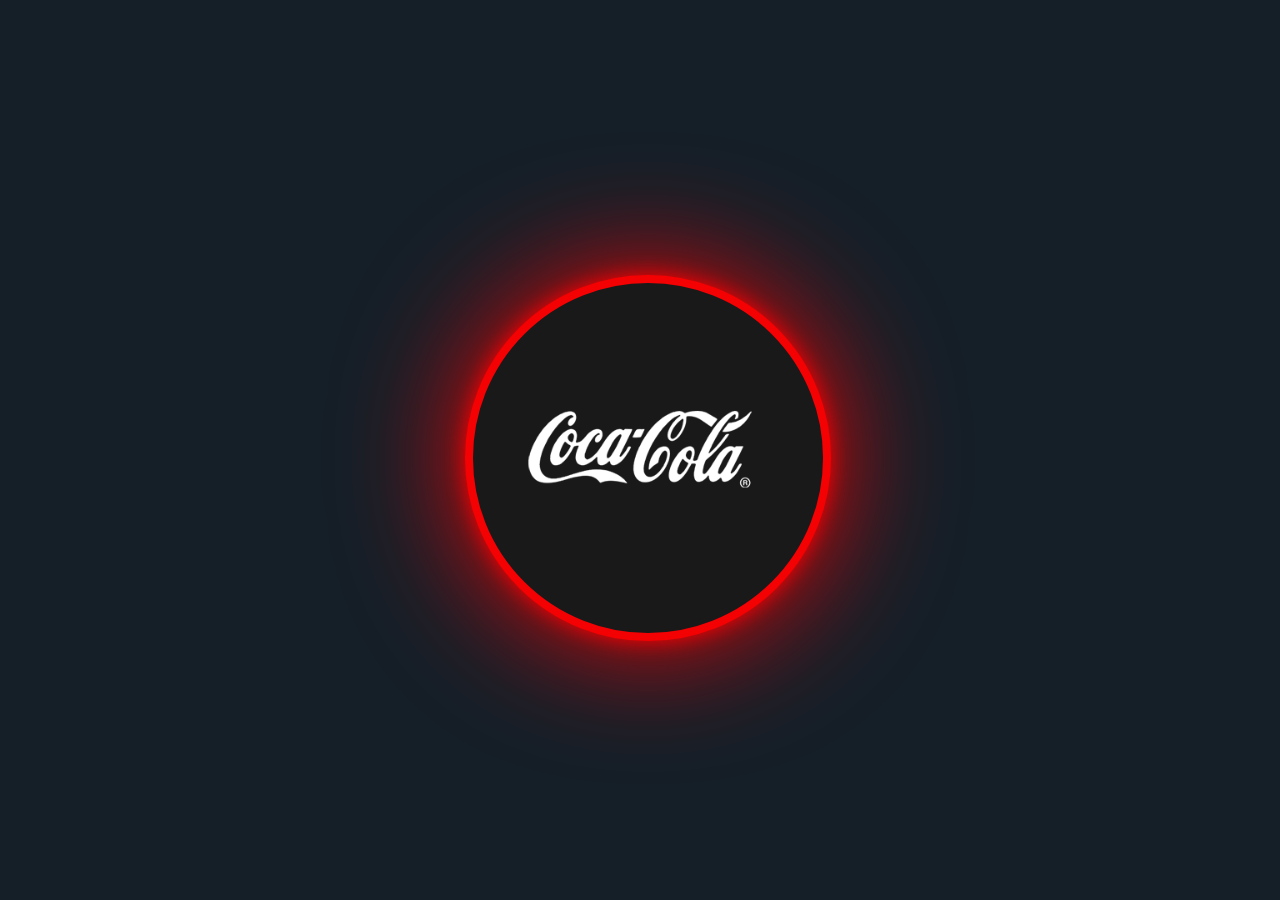
<file: Animated Product Card/index.html>
<html lang="en">
<head>
    <meta charset="UTF-8">
    <meta http-equiv="X-UA-Compatible" content="IE=edge">
    <meta name="viewport" content="width=device-width, initial-scale=1.0">
    <title>Animated Product Card | code_wars_official </title>
    <link rel="stylesheet" href="style.css">
</head>
<body>
    <div class="card">
        <div class="circle" style="--clr:#f40103;">
            <img src="cocacola_logo.png" alt="" class="logo">
        </div>
        <div class="content">
            <h2>cocacola</h2>
            <p>Sinta o sabor.</p>
            <a href="#">Export more</a>
        </div>
        <img src="cocacola.png" alt="" class="product_img">
    </div>
</body>
</html>
</file>
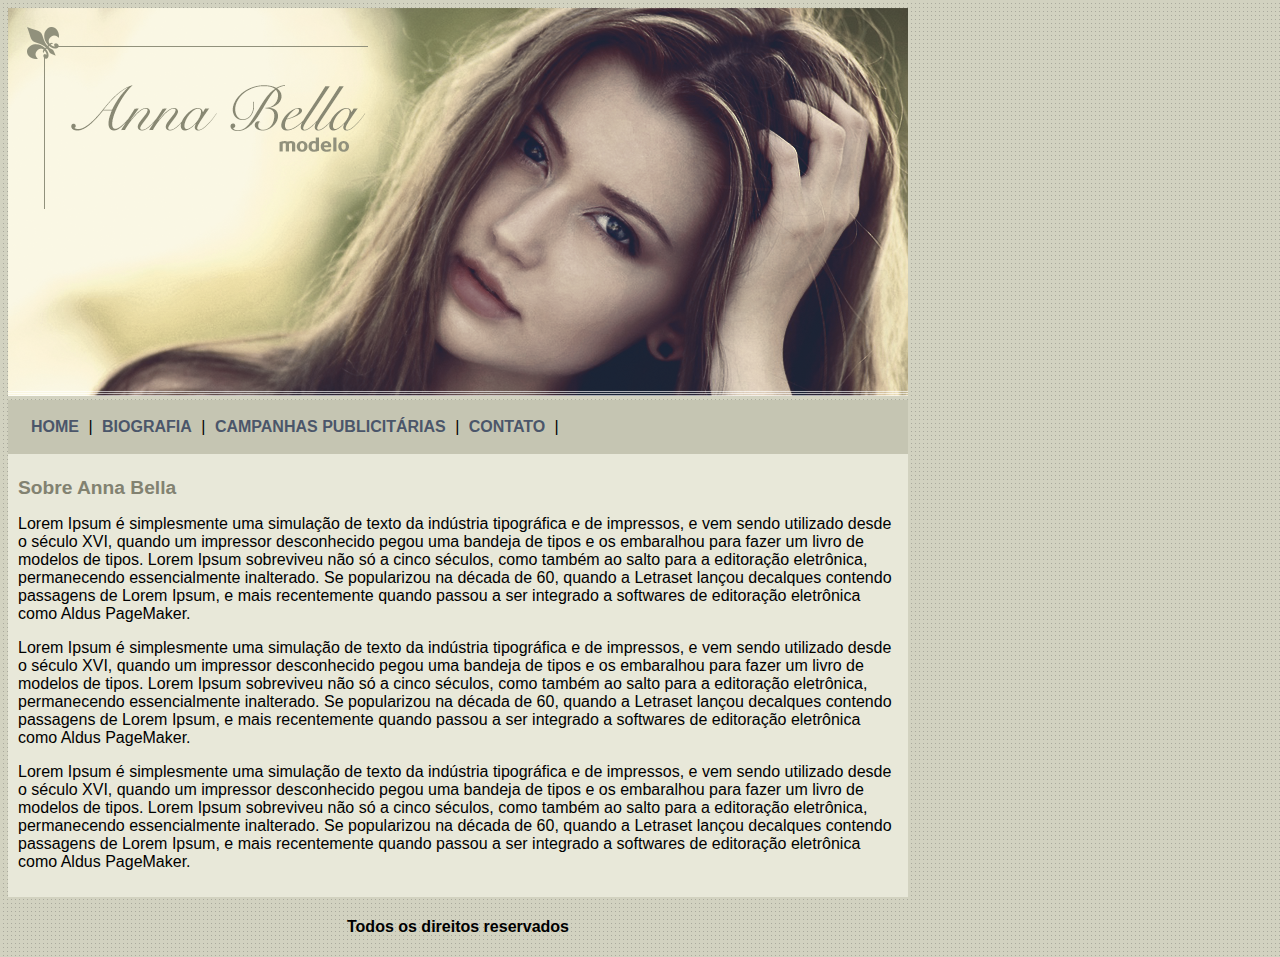
<file: ProjetoAnnaBella/index.html>
<!DOCTYPE html>
<html>
<head>
	<meta charset="utf-8">
	<meta name="viewport" content="width=device-width, initial-scale=1">
	<title>Anna Bella Oficial</title>
	<link rel="stylesheet" type="text/css" href="estilo.css">
</head>
<body>

	<div id="principal">
		<img src="imagens/capa.png">

		<div id="menu">
			
			<a href="index.html">HOME</a> |
			<a href="biografia.html">BIOGRAFIA</a> |
			<a href="campanhas-publicitarias.html">CAMPANHAS PUBLICITÁRIAS</a> |
			<a href="contato.html">CONTATO</a> |

		</div>

		<div id="conteudo"><!-- inicio do conteudo -->
			
			<h1>Sobre Anna Bella</h1>
			<p>
				Lorem Ipsum é simplesmente uma simulação de texto da indústria tipográfica e de impressos, e vem sendo utilizado desde o século XVI, quando um impressor desconhecido pegou uma bandeja de tipos e os embaralhou para fazer um livro de modelos de tipos. Lorem Ipsum sobreviveu não só a cinco séculos, como também ao salto para a editoração eletrônica, permanecendo essencialmente inalterado. Se popularizou na década de 60, quando a Letraset lançou decalques contendo passagens de Lorem Ipsum, e mais recentemente quando passou a ser integrado a softwares de editoração eletrônica como Aldus PageMaker.
			</p>

			<p>
				Lorem Ipsum é simplesmente uma simulação de texto da indústria tipográfica e de impressos, e vem sendo utilizado desde o século XVI, quando um impressor desconhecido pegou uma bandeja de tipos e os embaralhou para fazer um livro de modelos de tipos. Lorem Ipsum sobreviveu não só a cinco séculos, como também ao salto para a editoração eletrônica, permanecendo essencialmente inalterado. Se popularizou na década de 60, quando a Letraset lançou decalques contendo passagens de Lorem Ipsum, e mais recentemente quando passou a ser integrado a softwares de editoração eletrônica como Aldus PageMaker.
			</p>

			<p>
				Lorem Ipsum é simplesmente uma simulação de texto da indústria tipográfica e de impressos, e vem sendo utilizado desde o século XVI, quando um impressor desconhecido pegou uma bandeja de tipos e os embaralhou para fazer um livro de modelos de tipos. Lorem Ipsum sobreviveu não só a cinco séculos, como também ao salto para a editoração eletrônica, permanecendo essencialmente inalterado. Se popularizou na década de 60, quando a Letraset lançou decalques contendo passagens de Lorem Ipsum, e mais recentemente quando passou a ser integrado a softwares de editoração eletrônica como Aldus PageMaker.
			</p>
		</div><!--fim do conteudo-->

		<div id="rodape">
			<h4>Todos os direitos reservados</h4>
		</div>


	</div>

</body>
</html>
</file>
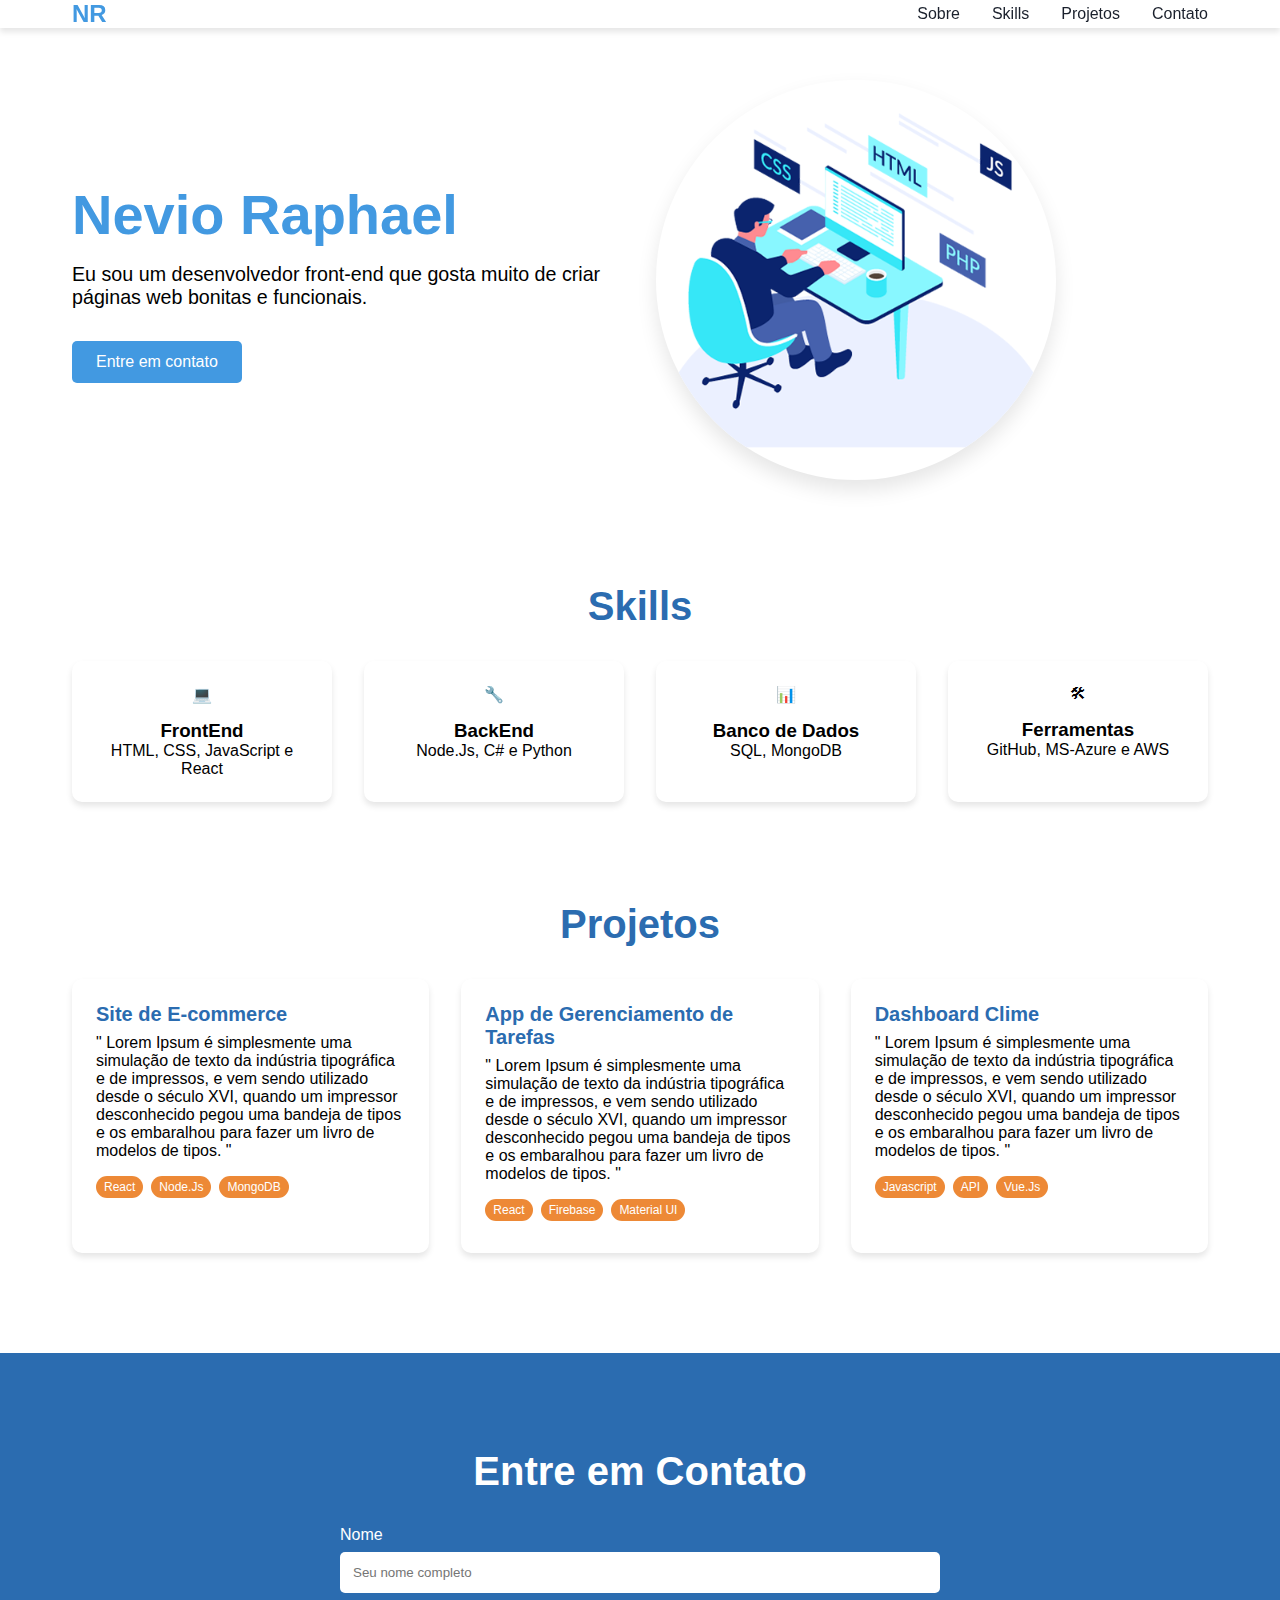
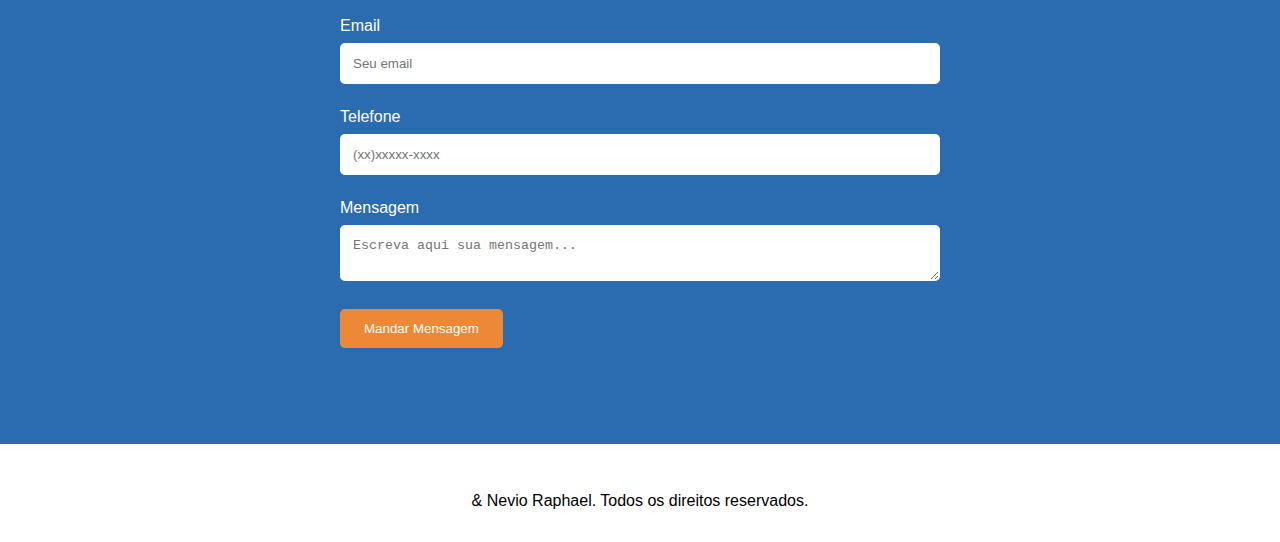
<file: Página-portfolio/index.html>
<!DOCTYPE html>
<html lang="pt-br">
<head>
    <meta charset="UTF-8">
    <meta name="viewport" content="width=device-width, initial-scale=1.0">
    <title>Portfolio - Nevio Raphael</title>
    <link rel="stylesheet" href="styles.css">
</head>
<body>

    <header>
        <nav class="container">
            <div class="logo">NR</div>
             <ul class="nav-links">
                <li><a href="#">Sobre</a></li>
                <li><a href="#">Skills</a></li>
                <li><a href="#">Projetos</a></li>
                <li><a href="#">Contato</a></li>
             </ul>   
        </nav>
    </header>
    
    <main>
        <section id="sobre" class="dev container fade-in">
            <div class="dev-texto">
                <h1>Nevio Raphael</h1>
                <p>Eu sou um desenvolvedor front-end que gosta muito de criar páginas web bonitas e funcionais.</p>
                <a class="botao-de-contato" href="#contato">Entre em contato</a>
            </div>

            <div class="dev-imagem">
                <img src="./img/dude.png" class="imagem-perfil">
            </div>
        </section>

        <section id="skills" class="container fade-in">
            <h2>Skills</h2>
            <div class="skills-grid">
                    <div class="skills-item">&#128187;
                        <div class="skill-icon"></div>
                            <h3>FrontEnd</h3>
                            <p>HTML, CSS, JavaScript e React</p>
                    </div>
                    <div class="skills-item">&#128295;
                        <div class="skill-icon"></div>
                            <h3>BackEnd</h3>
                            <p>Node.Js, C# e Python</p>
                    </div>
                    <div class="skills-item">&#128202;
                        <div class="skill-icon"></div>
                            <h3>Banco de Dados</h3>
                            <p>SQL, MongoDB</p>
                    </div>
                    <div class="skills-item">&#128736;
                        <div class="skill-icon"></div>
                            <h3>Ferramentas</h3>
                            <p>GitHub, MS-Azure e AWS</p>
                    </div>
            </div>
        </section>

        <!-- Continuação do vídeo-->
        <section id="projetos" class="container fade-in">
            <h2>Projetos</h2>
            <div class="projetos-grid">
                <div class="projeto-card">
                    <h3 class="titulo-projeto">Site de E-commerce</h3>
                    <p>
                        " Lorem Ipsum é simplesmente uma simulação de texto da indústria tipográfica e de impressos, 
                        e vem sendo utilizado desde o século XVI, quando um impressor desconhecido pegou uma bandeja de tipos 
                        e os embaralhou para fazer um livro de modelos de tipos. "
                    </p>
                    <div class="projeto-tags">
                        <span>React</span>
                        <span>Node.Js</span>
                        <span>MongoDB</span>
                    </div>
                </div>

                <div class="projeto-card">
                    <h3 class="titulo-projeto">App de Gerenciamento de Tarefas</h3>
                    <p>
                        " Lorem Ipsum é simplesmente uma simulação de texto da indústria tipográfica e de impressos, 
                        e vem sendo utilizado desde o século XVI, quando um impressor desconhecido pegou uma bandeja de tipos 
                        e os embaralhou para fazer um livro de modelos de tipos. "
                    </p>
                    <div class="projeto-tags">
                        <span>React</span>
                        <span>Firebase</span>
                        <span>Material UI</span>
                    </div>
                </div>

                <div class="projeto-card">
                    <h3 class="titulo-projeto">Dashboard Clime</h3>
                    <p>
                        " Lorem Ipsum é simplesmente uma simulação de texto da indústria tipográfica e de impressos, 
                        e vem sendo utilizado desde o século XVI, quando um impressor desconhecido pegou uma bandeja de tipos 
                        e os embaralhou para fazer um livro de modelos de tipos. "
                    </p>
                    <div class="projeto-tags">
                        <span>Javascript</span>
                        <span>API</span>
                        <span>Vue.Js</span>
                    </div>
                </div>
            </div>
        </section>

        <section id="contato" class="contato fade-in">
            <h2 class="titulo-contato">Entre em Contato</h2>
            <form class="contato-form">
                <div class="grupo-formulario">
                    <label for="nome">Nome</label>
                    <input id="nome" name="nome" required placeholder="Seu nome completo">
                </div>

                <div class="grupo-formulario">
                    <label for="email">Email</label>
                    <input id="email" name="email" required placeholder="Seu email">
                </div>

                <div class="grupo-formulario">
                    <label for="telefone">Telefone</label>
                    <input id="telefone" name="telefone" required placeholder="(xx)xxxxx-xxxx">
                </div>

                <div class="grupo-formulario">
                    <label for="nome">Mensagem</label>
                    <textarea id="mensagem" name="mensagem" required placeholder="Escreva aqui sua mensagem..."></textarea>
                </div>

                <button type="submit">Mandar Mensagem</button>
            </form>
        </section>

        <footer>
            <ul class="icones-footer"></ul>
            <p>& Nevio Raphael. Todos os direitos reservados.</p>
        </footer>
    </main>
</body>
</html>
</file>
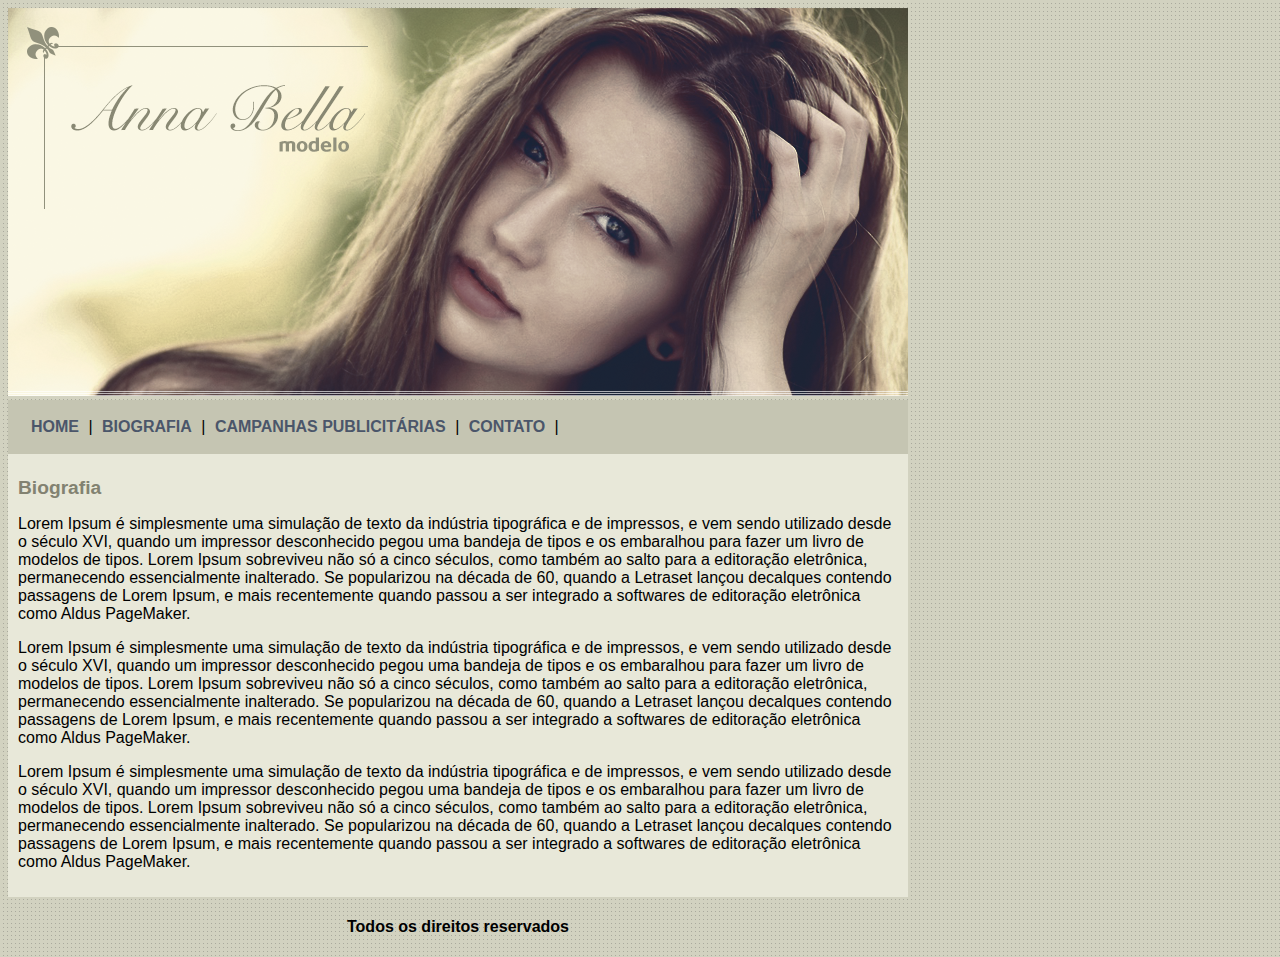
<file: ProjetoAnnaBella/biografia.html>
<!DOCTYPE html>
<html>
<head>
	<meta charset="utf-8">
	<meta name="viewport" content="width=device-width, initial-scale=1">
	<title>Anna Bella - Biografia</title>
	<link rel="stylesheet" type="text/css" href="estilo.css">
</head>
<body>

	<div id="principal">
		<img src="imagens/capa.png">

		<div id="menu">
			
			<a href="index.html">HOME</a> |
			<a href="biografia.html">BIOGRAFIA</a> |
			<a href="campanhas-publicitarias.html">CAMPANHAS PUBLICITÁRIAS</a> |
			<a href="contato.html">CONTATO</a> |

		</div>

		<div id="conteudo"><!-- inicio do conteudo -->
			
			<h1>Biografia</h1>
			<p>
				Lorem Ipsum é simplesmente uma simulação de texto da indústria tipográfica e de impressos, e vem sendo utilizado desde o século XVI, quando um impressor desconhecido pegou uma bandeja de tipos e os embaralhou para fazer um livro de modelos de tipos. Lorem Ipsum sobreviveu não só a cinco séculos, como também ao salto para a editoração eletrônica, permanecendo essencialmente inalterado. Se popularizou na década de 60, quando a Letraset lançou decalques contendo passagens de Lorem Ipsum, e mais recentemente quando passou a ser integrado a softwares de editoração eletrônica como Aldus PageMaker.
			</p>

			<p>
				Lorem Ipsum é simplesmente uma simulação de texto da indústria tipográfica e de impressos, e vem sendo utilizado desde o século XVI, quando um impressor desconhecido pegou uma bandeja de tipos e os embaralhou para fazer um livro de modelos de tipos. Lorem Ipsum sobreviveu não só a cinco séculos, como também ao salto para a editoração eletrônica, permanecendo essencialmente inalterado. Se popularizou na década de 60, quando a Letraset lançou decalques contendo passagens de Lorem Ipsum, e mais recentemente quando passou a ser integrado a softwares de editoração eletrônica como Aldus PageMaker.
			</p>

			<p>
				Lorem Ipsum é simplesmente uma simulação de texto da indústria tipográfica e de impressos, e vem sendo utilizado desde o século XVI, quando um impressor desconhecido pegou uma bandeja de tipos e os embaralhou para fazer um livro de modelos de tipos. Lorem Ipsum sobreviveu não só a cinco séculos, como também ao salto para a editoração eletrônica, permanecendo essencialmente inalterado. Se popularizou na década de 60, quando a Letraset lançou decalques contendo passagens de Lorem Ipsum, e mais recentemente quando passou a ser integrado a softwares de editoração eletrônica como Aldus PageMaker.
			</p>
		</div><!--fim do conteudo-->

		<div id="rodape">
			<h4>Todos os direitos reservados</h4>
		</div>


	</div>

</body>
</html>
</file>
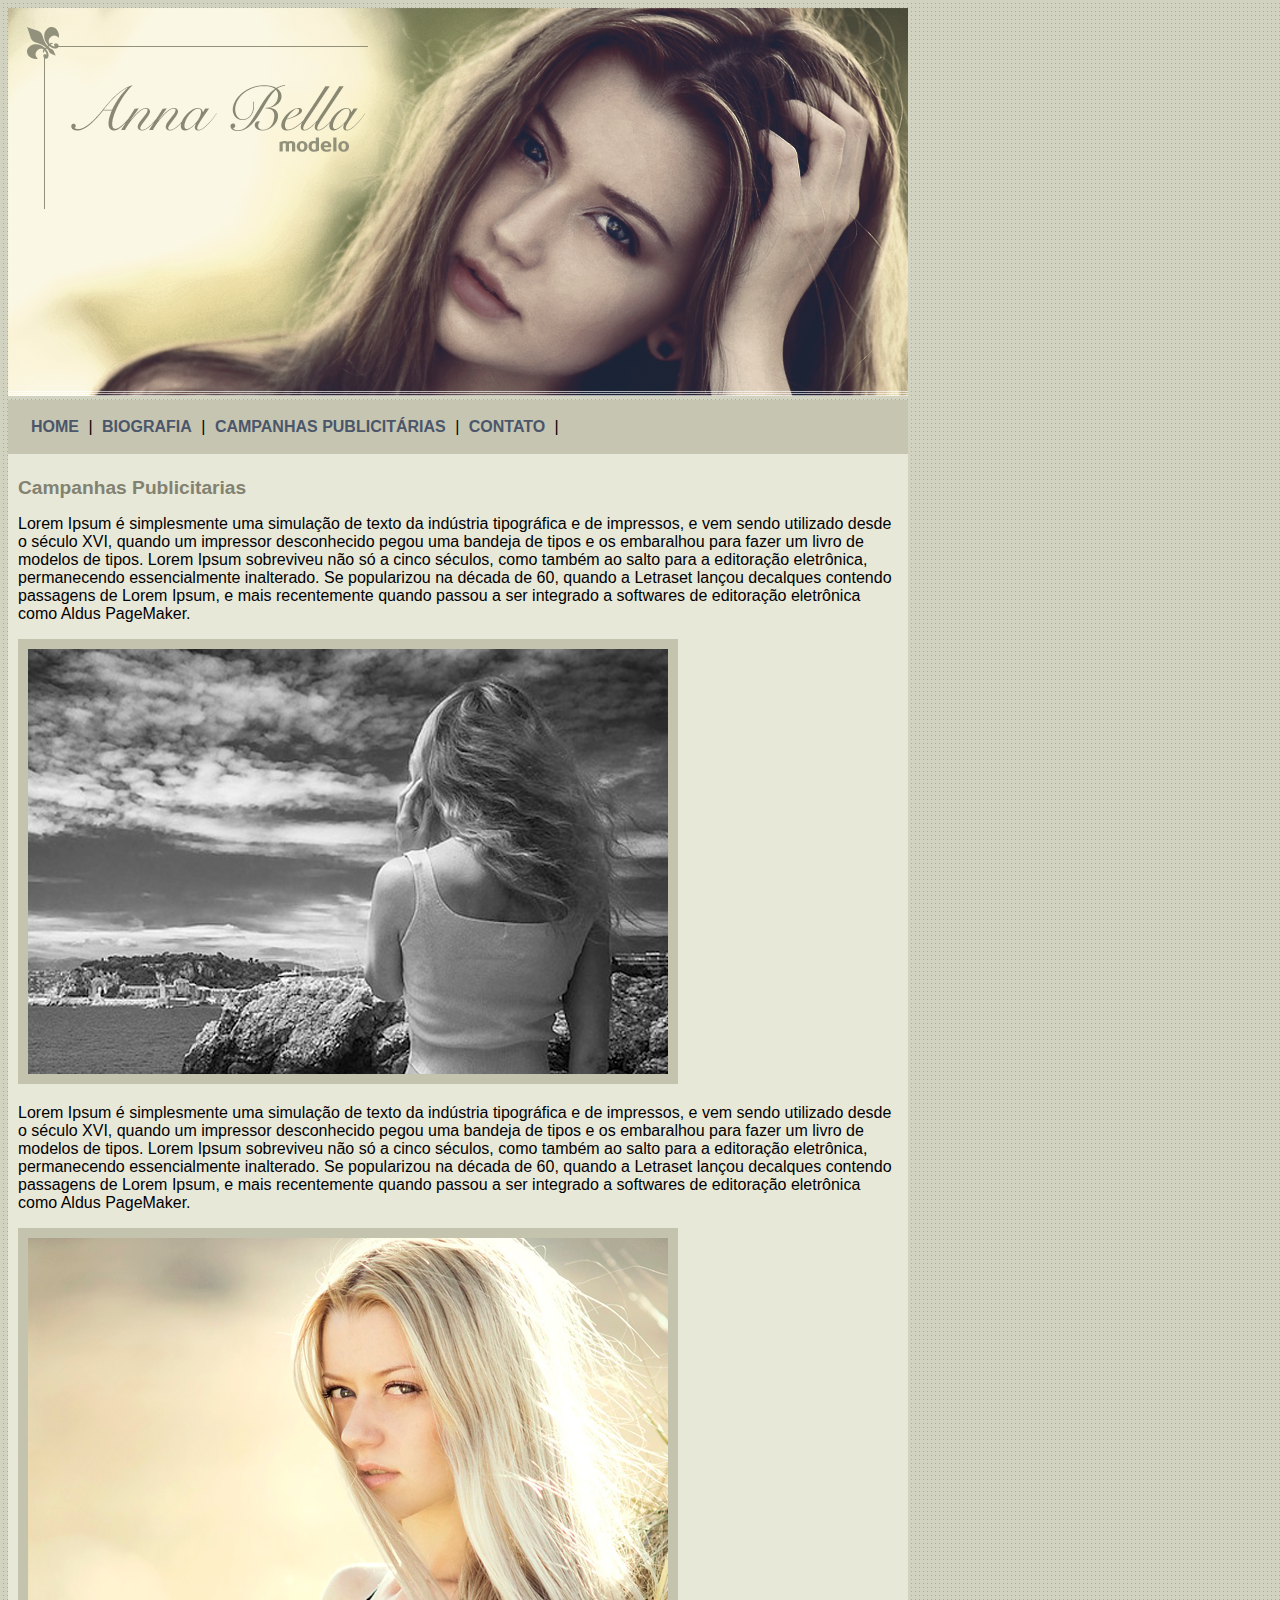
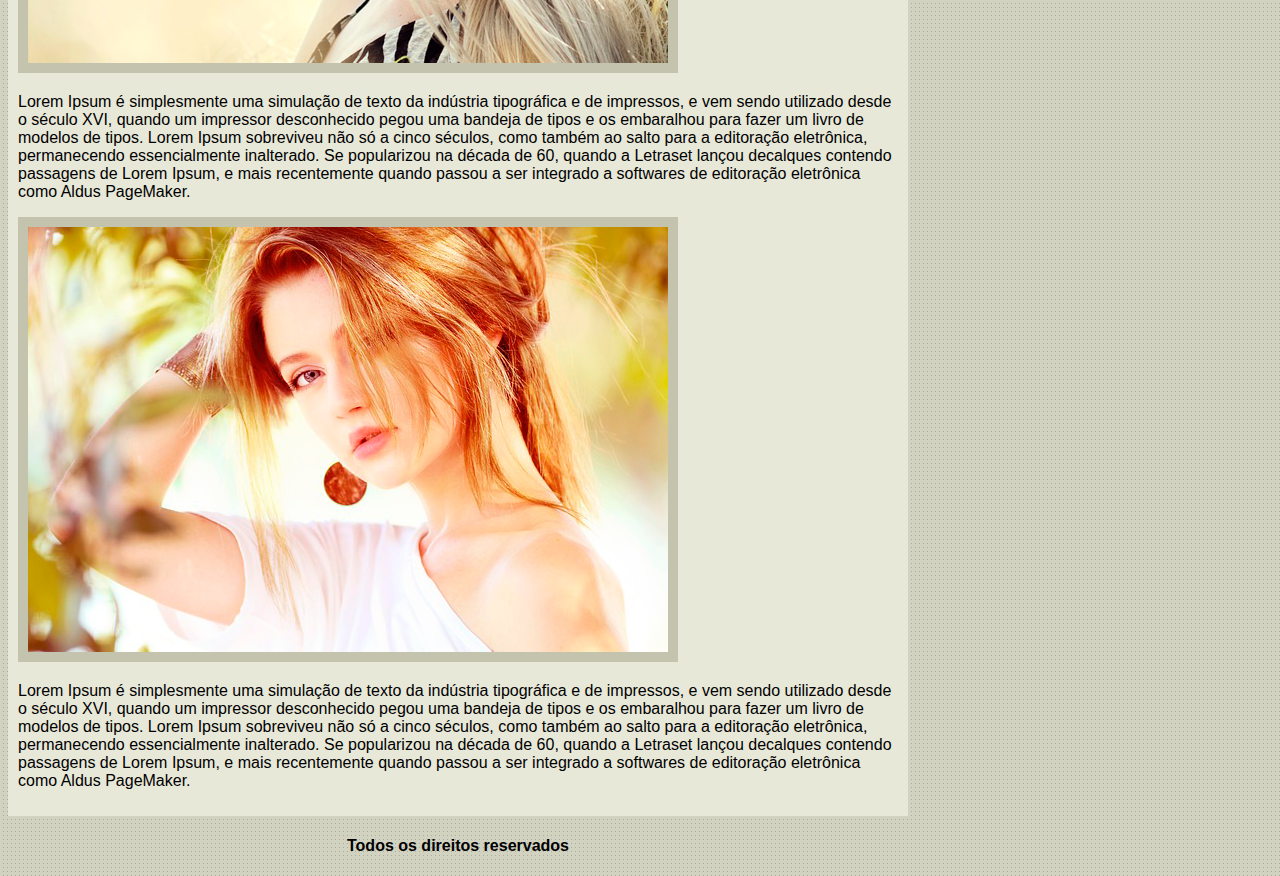
<file: ProjetoAnnaBella/campanhas-publicitarias.html>
<!DOCTYPE html>
<html>
<head>
	<meta charset="utf-8">
	<meta name="viewport" content="width=device-width, initial-scale=1">
	<title>Anna Bella - Campanhas Publicitarias</title>
	<link rel="stylesheet" type="text/css" href="estilo.css">
</head>
<body>

	<div id="principal">
		<img src="imagens/capa.png">

		<div id="menu">
			
			<a href="index.html">HOME</a> |
			<a href="biografia.html">BIOGRAFIA</a> |
			<a href="campanhas-publicitarias.html">CAMPANHAS PUBLICITÁRIAS</a> |
			<a href="contato.html">CONTATO</a> |

		</div>

		<div id="conteudo"><!-- inicio do conteudo -->
			
			<h1>Campanhas Publicitarias</h1>
			<p>
				Lorem Ipsum é simplesmente uma simulação de texto da indústria tipográfica e de impressos, e vem sendo utilizado desde o século XVI, quando um impressor desconhecido pegou uma bandeja de tipos e os embaralhou para fazer um livro de modelos de tipos. Lorem Ipsum sobreviveu não só a cinco séculos, como também ao salto para a editoração eletrônica, permanecendo essencialmente inalterado. Se popularizou na década de 60, quando a Letraset lançou decalques contendo passagens de Lorem Ipsum, e mais recentemente quando passou a ser integrado a softwares de editoração eletrônica como Aldus PageMaker.
			</p>

			<img class="img-campanha" src="imagens/foto1.png">

			<p>
				Lorem Ipsum é simplesmente uma simulação de texto da indústria tipográfica e de impressos, e vem sendo utilizado desde o século XVI, quando um impressor desconhecido pegou uma bandeja de tipos e os embaralhou para fazer um livro de modelos de tipos. Lorem Ipsum sobreviveu não só a cinco séculos, como também ao salto para a editoração eletrônica, permanecendo essencialmente inalterado. Se popularizou na década de 60, quando a Letraset lançou decalques contendo passagens de Lorem Ipsum, e mais recentemente quando passou a ser integrado a softwares de editoração eletrônica como Aldus PageMaker.
			</p>

			<img class="img-campanha" src="imagens/foto2.png">

			<p>
				Lorem Ipsum é simplesmente uma simulação de texto da indústria tipográfica e de impressos, e vem sendo utilizado desde o século XVI, quando um impressor desconhecido pegou uma bandeja de tipos e os embaralhou para fazer um livro de modelos de tipos. Lorem Ipsum sobreviveu não só a cinco séculos, como também ao salto para a editoração eletrônica, permanecendo essencialmente inalterado. Se popularizou na década de 60, quando a Letraset lançou decalques contendo passagens de Lorem Ipsum, e mais recentemente quando passou a ser integrado a softwares de editoração eletrônica como Aldus PageMaker.
			</p>

			<img class="img-campanha" src="imagens/foto3.png">

			<p>
				Lorem Ipsum é simplesmente uma simulação de texto da indústria tipográfica e de impressos, e vem sendo utilizado desde o século XVI, quando um impressor desconhecido pegou uma bandeja de tipos e os embaralhou para fazer um livro de modelos de tipos. Lorem Ipsum sobreviveu não só a cinco séculos, como também ao salto para a editoração eletrônica, permanecendo essencialmente inalterado. Se popularizou na década de 60, quando a Letraset lançou decalques contendo passagens de Lorem Ipsum, e mais recentemente quando passou a ser integrado a softwares de editoração eletrônica como Aldus PageMaker.
			</p>

		</div><!--fim do conteudo-->

		<div id="rodape">
			<h4>Todos os direitos reservados</h4>
		</div>


	</div>

</body>
</html>
</file>
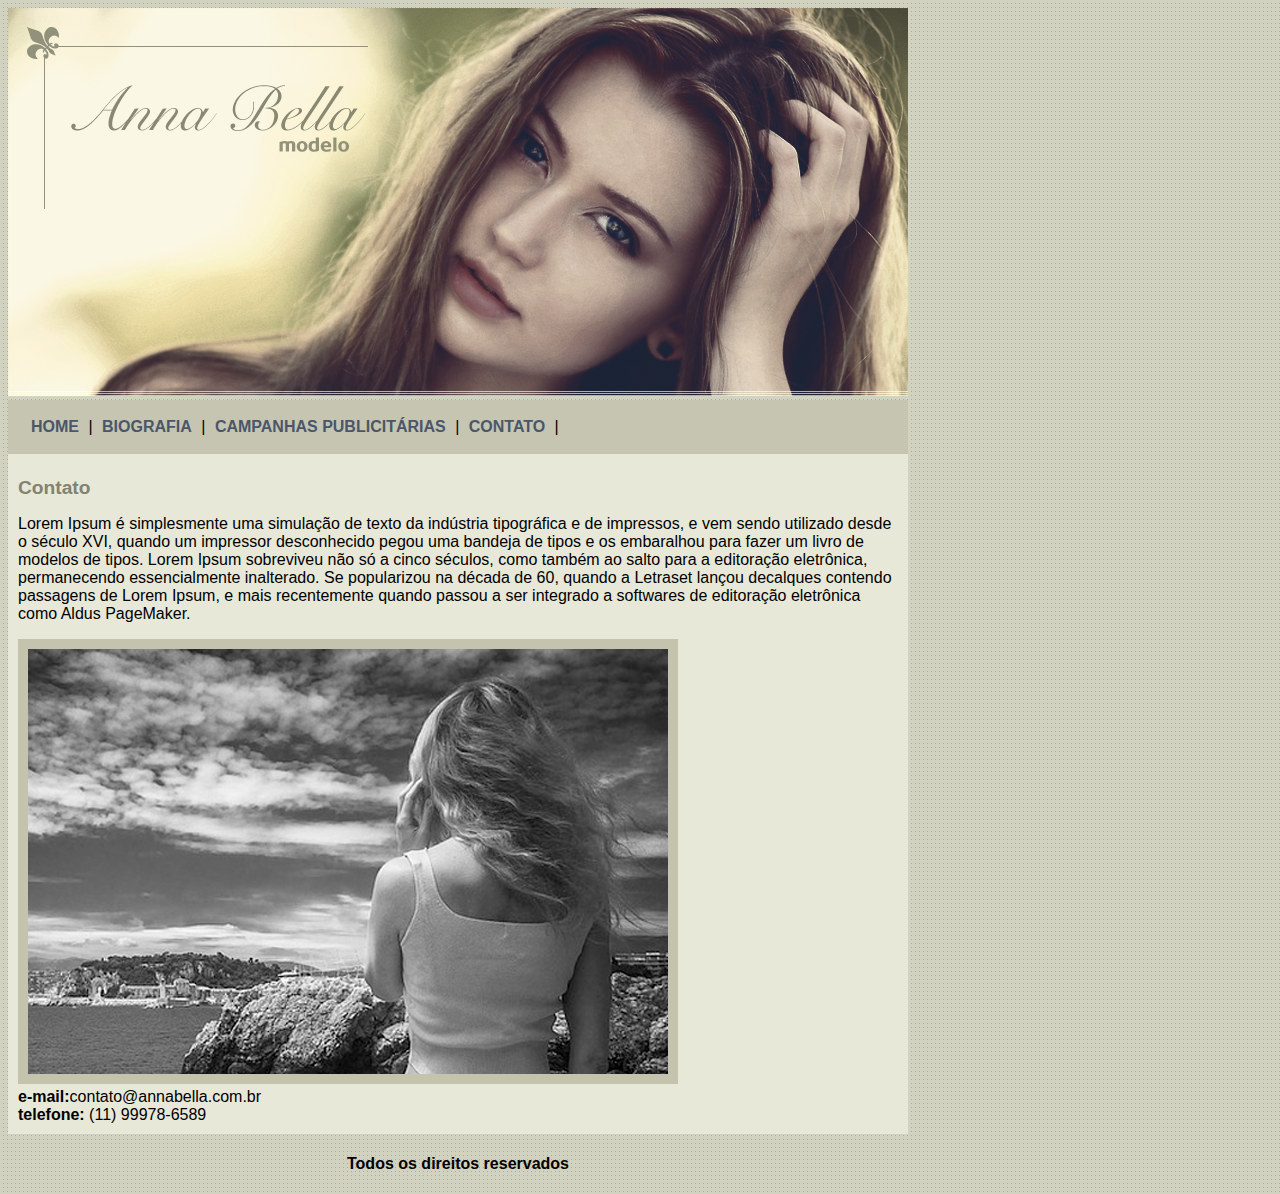
<file: ProjetoAnnaBella/contato.html>
<!DOCTYPE html>
<html>
<head>
	<meta charset="utf-8">
	<meta name="viewport" content="width=device-width, initial-scale=1">
	<title>Anna Bella - Contato</title>
	<link rel="stylesheet" type="text/css" href="estilo.css">
</head>
<body>

	<div id="principal">
		<img src="imagens/capa.png">

		<div id="menu">
			
			<a href="index.html">HOME</a> |
			<a href="biografia.html">BIOGRAFIA</a> |
			<a href="campanhas-publicitarias.html">CAMPANHAS PUBLICITÁRIAS</a> |
			<a href="contato.html">CONTATO</a> |

		</div>

		<div id="conteudo"><!-- inicio do conteudo -->
			
			<h1>Contato</h1>
			<p>
				Lorem Ipsum é simplesmente uma simulação de texto da indústria tipográfica e de impressos, e vem sendo utilizado desde o século XVI, quando um impressor desconhecido pegou uma bandeja de tipos e os embaralhou para fazer um livro de modelos de tipos. Lorem Ipsum sobreviveu não só a cinco séculos, como também ao salto para a editoração eletrônica, permanecendo essencialmente inalterado. Se popularizou na década de 60, quando a Letraset lançou decalques contendo passagens de Lorem Ipsum, e mais recentemente quando passou a ser integrado a softwares de editoração eletrônica como Aldus PageMaker.
			</p>

			<img class="img-campanha" src="imagens/foto1.png">

			<div>
				<strong>e-mail:</strong>contato@annabella.com.br <br>
				<strong>telefone:</strong> (11) 99978-6589
			</div>

		</div><!--fim do conteudo-->

		<div id="rodape">
			<h4>Todos os direitos reservados</h4>
		</div>


	</div>

</body>
</html>
</file>
<file: Animated Product Card/style.css>
@import url('https://fonts.googleapis.com/css2?family=Poppins:wgth@300;400;500;600;700;800,900&display=swap');
*{
    font-family: 'Poppins',sans-serif;
    padding: 0;
    margin: 0;
}
body{
    display: flex;
    justify-content: center;
    align-items: center;
    min-height: 100vh;
    background: #151F28;
}
.card{
    position: relative;
    width: 350px;
    height: 350px;
    /* background: #333; */
    border-radius: 20px;
    display: flex;
    justify-content: center;
    align-items: center;
    transition: 0.5s;
}
.card:hover{
    width: 600px;
    transition-delay: 0.5s;
}
.card .circle{
    position: absolute;
    width: 100%;
    height: 100%;
    border-radius: 20px;
    display: flex;
    justify-content: center;
    align-items: center;
}
.card .circle::before{
    content: '';
    position: absolute;
    top: 0;
    left: 0;
    width: 350px;
    height: 350px;
    border-radius: 50%;
    border: 8px solid var(--clr);
    background: #191919;
    transition: 0.5s, background 0.5s;
    transition-delay: 0.75s,1s;
    filter: drop-shadow(0 0 10px var(--clr)) drop-shadow(0 0 60px var(--clr));
}
.card:hover .circle::before{
    width: 100%;
    transition-delay: 0.5s;
    height: 100%;
    border-radius: 20px;
    background: var(--clr);
}
.card .circle .logo{
    position: relative;
    width: 250px;
    transition: 0.5s;
    transition-delay: 0.5s;
}
.card:hover .circle .logo{
    transform: scale(0);
    transition-delay: 0s;
}
.card .product_img{
    position: absolute;
    top: 50%;
    left: 50%;
    transform: translate(-50%,-50%) scale(0) rotate(315deg);
    height: 300px;
    transition: 0.5s ease-in-out;
}
.card:hover .product_img{
    transition-delay: 0.75s;
    transform: translate(-50%,-50%) scale(1) rotate(15deg);
    top: 45%;
    left: 75%;
    height: 500px;
}
.card .content{
    position:absolute;
    width: 50%;
    left: 20%;
    padding: 20px 20px 20px 40px;
    opacity: 0;
    transition: 0.5s;
    visibility: hidden;
}
.card:hover .content{
    transition-delay: 0.75s;
    opacity: 1;
    visibility: visible;
    left: 0;
}
.card .content h2{
    color: #fff;
    text-transform: uppercase;
    font-size: 2.4em;
    line-height: 1em;
}
.card .content p{
    color: #fff;
}
.card .content a{
    position: relative;
    color: #111;
    background: #fff;
    padding: 10px 20px;
    border-radius: 10px;
    display: inline-block;
    text-decoration: none;
    font-weight: 600;
    margin-top: 10px;
}
</file>
<file: ProjetoAnnaBella/estilo.css>
body {
	background: #d2d2c1 url('imagens/fundo.png');
	font: 16px Arial, Helvetica, sans-serif;
}

#principal {
	width: 900px;

}

#menu {
	background: #c5c5b2;
	padding: 18px;

}

#conteudo {
	background: #e8e8d9;
	padding: 10px;
}

a {
	color: #4b566a;
	text-decoration: none;
	font-weight: bold;
	padding: 5px;
}

#rodape {
	text-align: center;
}

h1 {
	color: #828271;
	font-size: 1.2em;
}

.img-campanha {
	border: 10px solid #c3c3ae;
}
</file>
<file: Página-portfolio/styles.css>
*, *::before, *::after {
    margin: 0;
    padding: 0;
    box-sizing: border-box;
}

/*declaração de variaveis no css, para cores*/
:root {
    --cor-de-fundo: #f0f4f8;
    --cor-de-texto: #1a202c;
    --cor-primaria: #4299e1;
    --cor-secundaria: #2b6cb0;
    --cor-de-fundo-card: #ffffff;
    --cor-de-fundo-card-secundaria: green;
    --cor-auxiliar: #ed8936;
    --fonte: 'Inter', Arial, sans-serif;
    --transicao: all 0.3s ease;
}

body {
    font-family: var(--fonte)
}

.container {
    max-width: 1200px;
    margin: 0 auto;
    padding: 0 2rem;
}

h2 {
    font-size: 2.5rem;
    margin-bottom: 2rem;
    text-align: center;
    color: var(--cor-secundaria)
}

header {
    background-color: var(--cor-de-fundo-card);
    box-shadow: 0 4px 6px rgba(0, 0, 0, 0.1);
    position: fixed;
    width: 100%;
    top: 0;
    z-index: 1000;
}

nav {
    display: flex;
    justify-content: space-between;
    align-items: center;
    padding: 1rem 0;
}


.logo {
    font-size: 1.5rem;
    font-weight: bold;
    color: var(--cor-primaria)
}

.nav-links {
    display: flex;
    list-style: none;
}

.nav-links li {
    margin-left: 2rem;
}

.nav-links a {
    color: var(--cor-de-texto);
    text-decoration: none;
    transition: var(--transicao);
}

.nav-links a:hover {
    color: var(--cor-primaria);
}

main {
    margin-top: 5rem;
}
 
section {
    padding: 6rem 0;
}

.dev {
    display: grid;
    grid-template-columns: 1fr 1fr;
    gap: 2rem;
    align-items: center;
}

.dev-texto h1 {
    font-size: 3.5rem;
    margin-bottom: 1rem;
    color: var(--cor-primaria)
}

.dev-texto p {
    font-size: 1.23rem;
    margin-bottom: 2rem;
}

.botao-de-contato {
    display: inline-block;
    background-color: var(--cor-primaria);
    color: white;
    padding: 0.75rem 1.5rem;
    border-radius: 5px;
    text-decoration: none;
    transition: var(--transicao);
}

.botao-de-contato:hover {
    background-color: var(--cor-secundaria);
}

.dev-imagem {
    position: relative;
}

.imagem-perfil {
    width: 100%;
    max-width: 400px;
    height: auto;
    border-radius: 50%;
    object-fit: cover;
    box-shadow: 0 10px 20px rgba(0, 0, 0, 0.1);
}

.skills-grid {
    display: grid;
    grid-template-columns: repeat(auto-fit, minmax(150px, 1fr));
    gap: 2rem;
}

.skills-item {
    background-color: var(--cor-de-fundo-card);
    padding: 1.5rem;
    border-radius: 10px;
    text-align: center;
    box-shadow: 0 4px 6px  rgba(0,0,0,0.1);
    transition: var(--transicao);
}

.skills-item:hover {
    transform: translateY(-5px);
}

.skill-icon {
    font-size: 2.5rem;
    margin-bottom: 1rem;
}

/*continua daqui o desenvolvimento*/
#projetos, #skills {
    margin-top: 100px;
    margin-bottom: 100px;
}

.projetos-grid {
    display: grid;
    grid-template-columns: repeat(auto-fit, minmax(300px, 1fr));
    gap: 2rem;
}

.projeto-card {
    background-color: var(--cor-de-fundo-card);
    border-radius: 10px;
    box-shadow: 0 4px 6px rgba(0,0,0,0.1);
    transition: var(--transicao);
    padding: 1.5rem;
}

.projeto-card:hover {
    transform: translateY(-5px);
}

.titulo-projeto {
    font-size: 1.25rem;
    margin-bottom: 0.5rem;
    color: var(--cor-secundaria);
}

.projeto-tags {
    display: flex;
    flex-wrap:  wrap;
    margin-top: 1rem;
}

.projeto-tags span {
    background-color: var(--cor-auxiliar);
    color: white;
    padding: 0.25rem 0.5rem;
    border-radius: 20px;
    font-size: 0.75rem;
    margin-right: 0.5rem;
    margin-bottom: 0.5rem;
}

.contato {
    background-color: var(--cor-secundaria);
    color: white;
}

.contato-form {
    max-width: 600px;
    margin: 0 auto;
    
}

.grupo-formulario {
    margin-bottom: 1.5rem;
}

label {
    display: block;
    margin-bottom: 0.5rem;
}

input, textarea {
    width: 100%;
    padding: 0.75rem;
    border: 1px solid rgba(255, 255, 255, 0.2);
    border-radius: 5px;
    background-color: #ffffff;
    /*background-color: rgba(255, 255, 255, 0.1);*/
    color: white; 
}

button {
    background-color: var(--cor-auxiliar);
    color: white;
    padding: 0.75rem 1.5rem;
    border: none;
    border-radius: 5px;
    cursor: pointer; 
}

button:hover {
    background-color: var(--cor-de-fundo-card-secundaria);
}

.titulo-contato {
    color: white;
}

footer {
    background-color: var(--cor-de-fundo-card);
    text-align: center;
    padding: 2rem 0;
}

.icones-footer {
    display: flex;
    justify-content: center;
    list-style: none;
    margin-bottom: 1rem;
}

@keyframes fade {
    from { opacity: 0; transform: translateY(20px); }
    to { opacity: 1; transform: translateY(0); }
}

.fade-in {
    animation: fade 1s ease-out;
}
</file>
